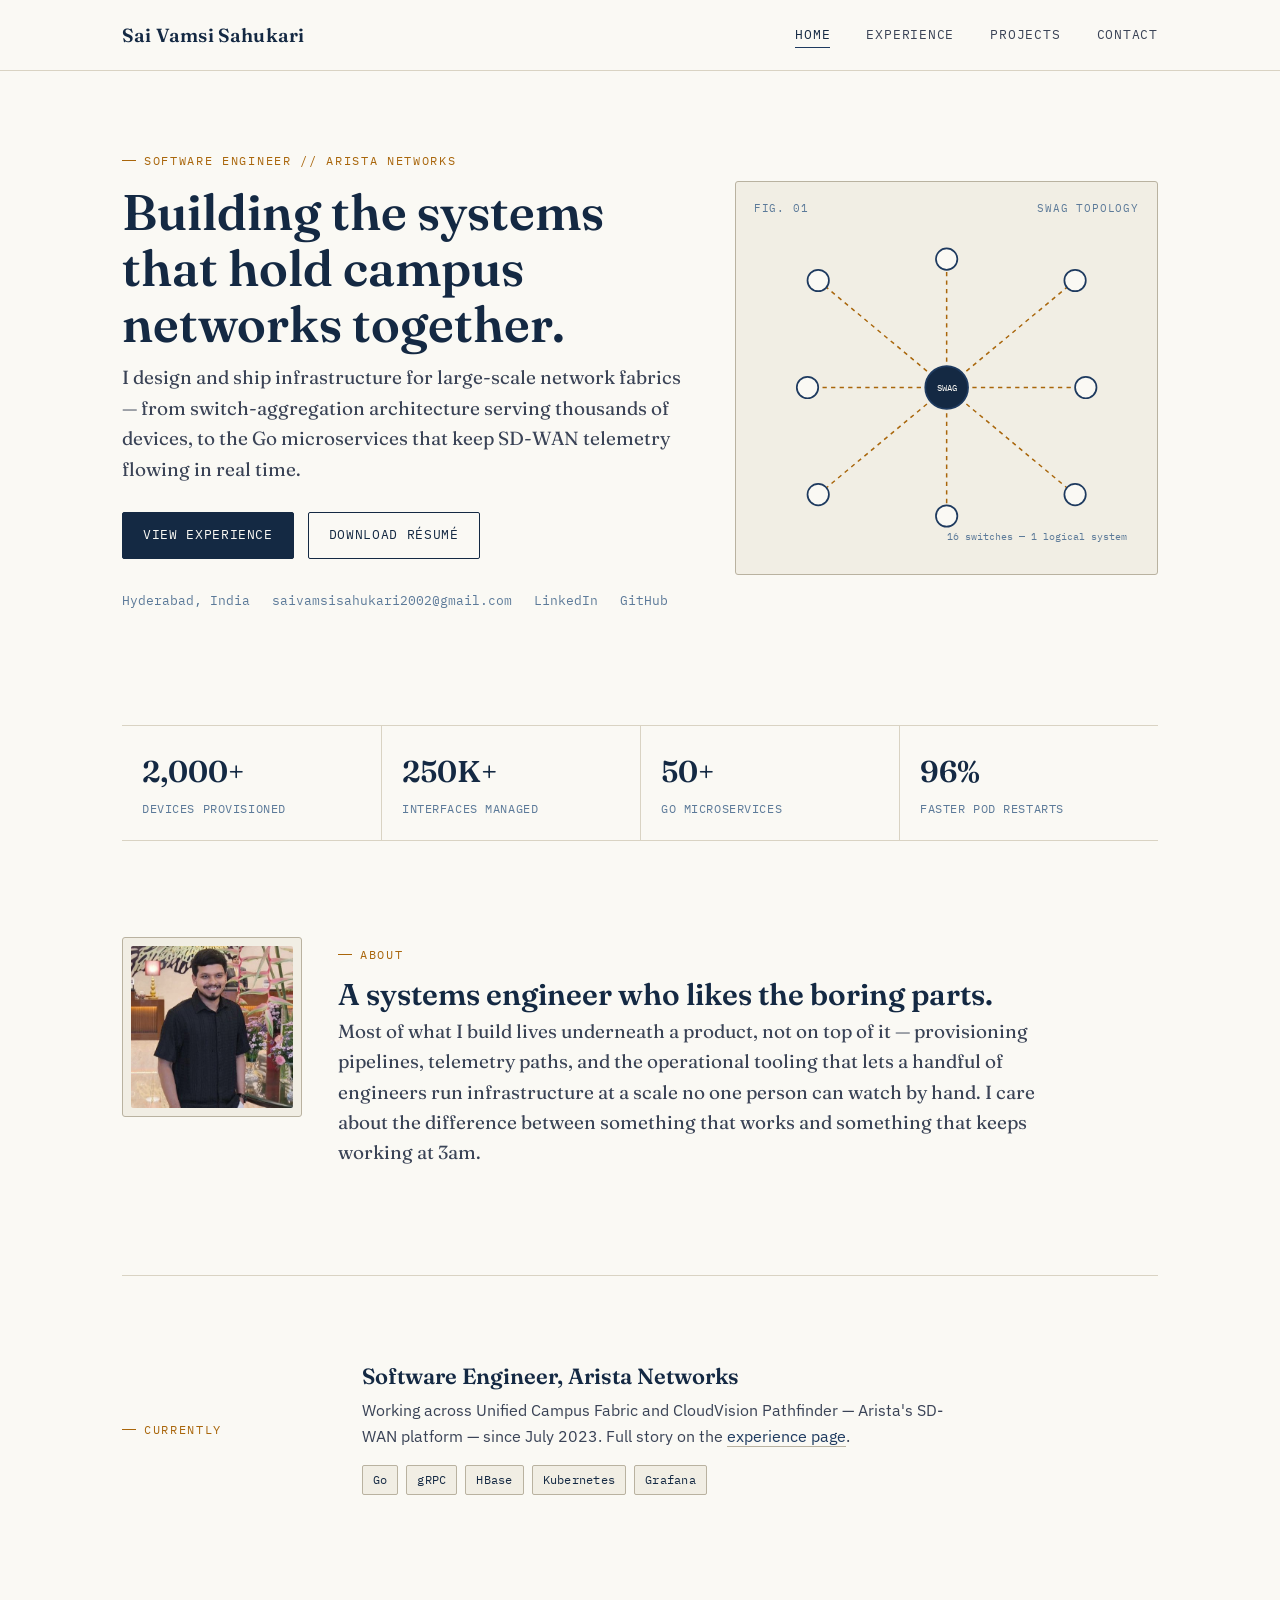
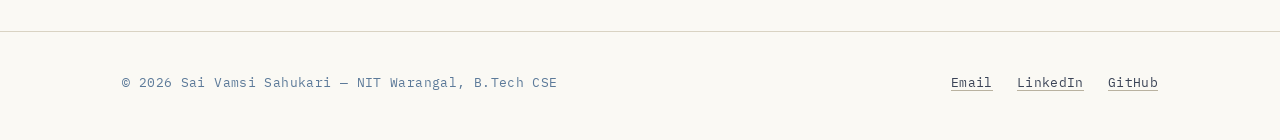
<file: index.html>
<!DOCTYPE html>
<html lang="en">
<head>
<meta charset="UTF-8">
<meta name="viewport" content="width=device-width, initial-scale=1.0">
<title>Sai Vamsi Sahukari — Software Engineer</title>
<meta name="description" content="Portfolio of Sai Vamsi Sahukari, Software Engineer at Arista Networks working on campus fabric architecture and SD-WAN systems.">
<link rel="preconnect" href="https://fonts.googleapis.com">
<link rel="preconnect" href="https://fonts.gstatic.com" crossorigin>
<link href="https://fonts.googleapis.com/css2?family=Fraunces:opsz,wght@9..144,400;9..144,500;9..144,600;9..144,700&family=IBM+Plex+Sans:wght@400;500;600&family=IBM+Plex+Mono:wght@400;500&display=swap" rel="stylesheet">
<link rel="stylesheet" href="styles.css">
</head>
<body>

<header class="site-header">
  <nav class="nav-inner">
    <a href="index.html" class="brand">Sai Vamsi <span class="brand-mark"></span> Sahukari</a>
    <button class="nav-toggle" aria-label="Toggle navigation" aria-expanded="false">
      <span></span><span></span><span></span>
    </button>
    <ul class="nav-links">
      <li><a href="index.html" class="active">Home</a></li>
      <li><a href="experience.html">Experience</a></li>
      <li><a href="projects.html">Projects</a></li>
      <li><a href="contact.html">Contact</a></li>
    </ul>
  </nav>
</header>

<main class="wrap">

  <section class="hero">
    <div class="hero-grid">
      <div>
        <span class="field-label">Software Engineer // Arista Networks</span>
        <h1 class="page-title" style="margin-top:14px;">Building the systems that hold campus networks together.</h1>
        <p class="lede">I design and ship infrastructure for large-scale network fabrics — from switch-aggregation architecture serving thousands of devices, to the Go microservices that keep SD-WAN telemetry flowing in real time.</p>
        <div class="hero-actions">
          <a href="experience.html" class="btn primary">View experience</a>
          <a href="/Vamsi_Resume.pdf" class="btn">Download résumé</a>
        </div>
        <div class="hero-meta">
          <span>Hyderabad, India</span>
          <a href="mailto:saivamsisahukari2002@gmail.com">saivamsisahukari2002@gmail.com</a>
          <a href="https://www.linkedin.com/in/sahukari-sai-vamsi-6238251aa" target="_blank" rel="noopener">LinkedIn</a>
          <a href="https://github.com/Vamsi-1006" target="_blank" rel="noopener">GitHub</a>
        </div>
      </div>

      <div class="diagram-frame">
        <div class="cap"><span>FIG. 01</span><span>SWAG TOPOLOGY</span></div>
        <svg viewBox="0 0 360 300" width="100%" role="img" aria-label="Diagram of switches aggregating into one logical system">
          <defs>
            <style>
              .n { fill: var(--paper); stroke: var(--navy); stroke-width: 1.6; }
              .n-core { fill: var(--navy-deep); }
              .edge { stroke: var(--rule-strong); stroke-width: 1.2; }
              .edge-live { stroke: var(--amber); stroke-width: 1.4; stroke-dasharray: 4 4; animation: dash 6s linear infinite; }
              .lbl { font-family: var(--mono); font-size: 9px; fill: var(--steel); }
              @keyframes dash { to { stroke-dashoffset: -80; } }
              @media (prefers-reduced-motion: reduce) { .edge-live { animation: none; } }
            </style>
          </defs>

          <!-- edges to core -->
          <line class="edge-live" x1="180" y1="150" x2="60" y2="50"/>
          <line class="edge-live" x1="180" y1="150" x2="180" y2="30"/>
          <line class="edge-live" x1="180" y1="150" x2="300" y2="50"/>
          <line class="edge-live" x1="180" y1="150" x2="50" y2="150"/>
          <line class="edge-live" x1="180" y1="150" x2="310" y2="150"/>
          <line class="edge-live" x1="180" y1="150" x2="60" y2="250"/>
          <line class="edge-live" x1="180" y1="150" x2="180" y2="270"/>
          <line class="edge-live" x1="180" y1="150" x2="300" y2="250"/>

          <!-- outer switches -->
          <circle class="n" cx="60" cy="50" r="10"/>
          <circle class="n" cx="180" cy="30" r="10"/>
          <circle class="n" cx="300" cy="50" r="10"/>
          <circle class="n" cx="50" cy="150" r="10"/>
          <circle class="n" cx="310" cy="150" r="10"/>
          <circle class="n" cx="60" cy="250" r="10"/>
          <circle class="n" cx="180" cy="270" r="10"/>
          <circle class="n" cx="300" cy="250" r="10"/>

          <!-- logical core: one system -->
          <circle class="n n-core" cx="180" cy="150" r="20"/>
          <text x="180" y="153" text-anchor="middle" font-family="var(--mono)" font-size="8.5" fill="var(--paper)">SWAG</text>

          <text class="lbl" x="180" y="292">16 switches — 1 logical system</text>
        </svg>
      </div>
    </div>
  </section>

  <div class="stat-strip">
    <div class="stat">
      <div class="num">2,000+</div>
      <div class="label">Devices provisioned</div>
    </div>
    <div class="stat">
      <div class="num">250K+</div>
      <div class="label">Interfaces managed</div>
    </div>
    <div class="stat">
      <div class="num">50+</div>
      <div class="label">Go microservices</div>
    </div>
    <div class="stat">
      <div class="num">96%</div>
      <div class="label">Faster pod restarts</div>
    </div>
  </div>

  <section class="section tight">
    <div class="about-grid">
      <div class="portrait-frame">
        <img src="photo.jpg" alt="Sai Vamsi Sahukari">
      </div>
      <div>
        <span class="field-label">About</span>
        <h2 class="section-title" style="margin-top:14px;">A systems engineer who likes the boring parts.</h2>
        <p class="lede">Most of what I build lives underneath a product, not on top of it — provisioning pipelines, telemetry paths, and the operational tooling that lets a handful of engineers run infrastructure at a scale no one person can watch by hand. I care about the difference between something that works and something that keeps working at 3am.</p>
      </div>
    </div>
  </section>

  <hr class="hairline">

  <section class="section tight">
    <div class="two-col">
      <span class="field-label">Currently</span>
      <div>
        <h3 style="font-size:22px; margin-bottom:10px;">Software Engineer, Arista Networks</h3>
        <p style="color:var(--ink-soft); max-width:60ch;">Working across Unified Campus Fabric and CloudVision Pathfinder — Arista's SD-WAN platform — since July 2023. Full story on the <a href="experience.html" style="color:var(--navy); border-bottom:1px solid var(--rule-strong); text-decoration:none;">experience page</a>.</p>
        <div class="tag-row">
          <span class="tag">Go</span>
          <span class="tag">gRPC</span>
          <span class="tag">HBase</span>
          <span class="tag">Kubernetes</span>
          <span class="tag">Grafana</span>
        </div>
      </div>
    </div>
  </section>

</main>

<footer class="site-footer">
  <div class="wrap footer-inner">
    <span>© 2026 Sai Vamsi Sahukari — NIT Warangal, B.Tech CSE</span>
    <ul class="footer-links">
      <li><a href="mailto:saivamsisahukari2002@gmail.com">Email</a></li>
      <li><a href="https://www.linkedin.com/in/sahukari-sai-vamsi-6238251aa" target="_blank" rel="noopener">LinkedIn</a></li>
      <li><a href="https://github.com/Vamsi-1006" target="_blank" rel="noopener">GitHub</a></li>
    </ul>
  </div>
</footer>

<script src="nav.js"></script>
</body>
</html>
</file>
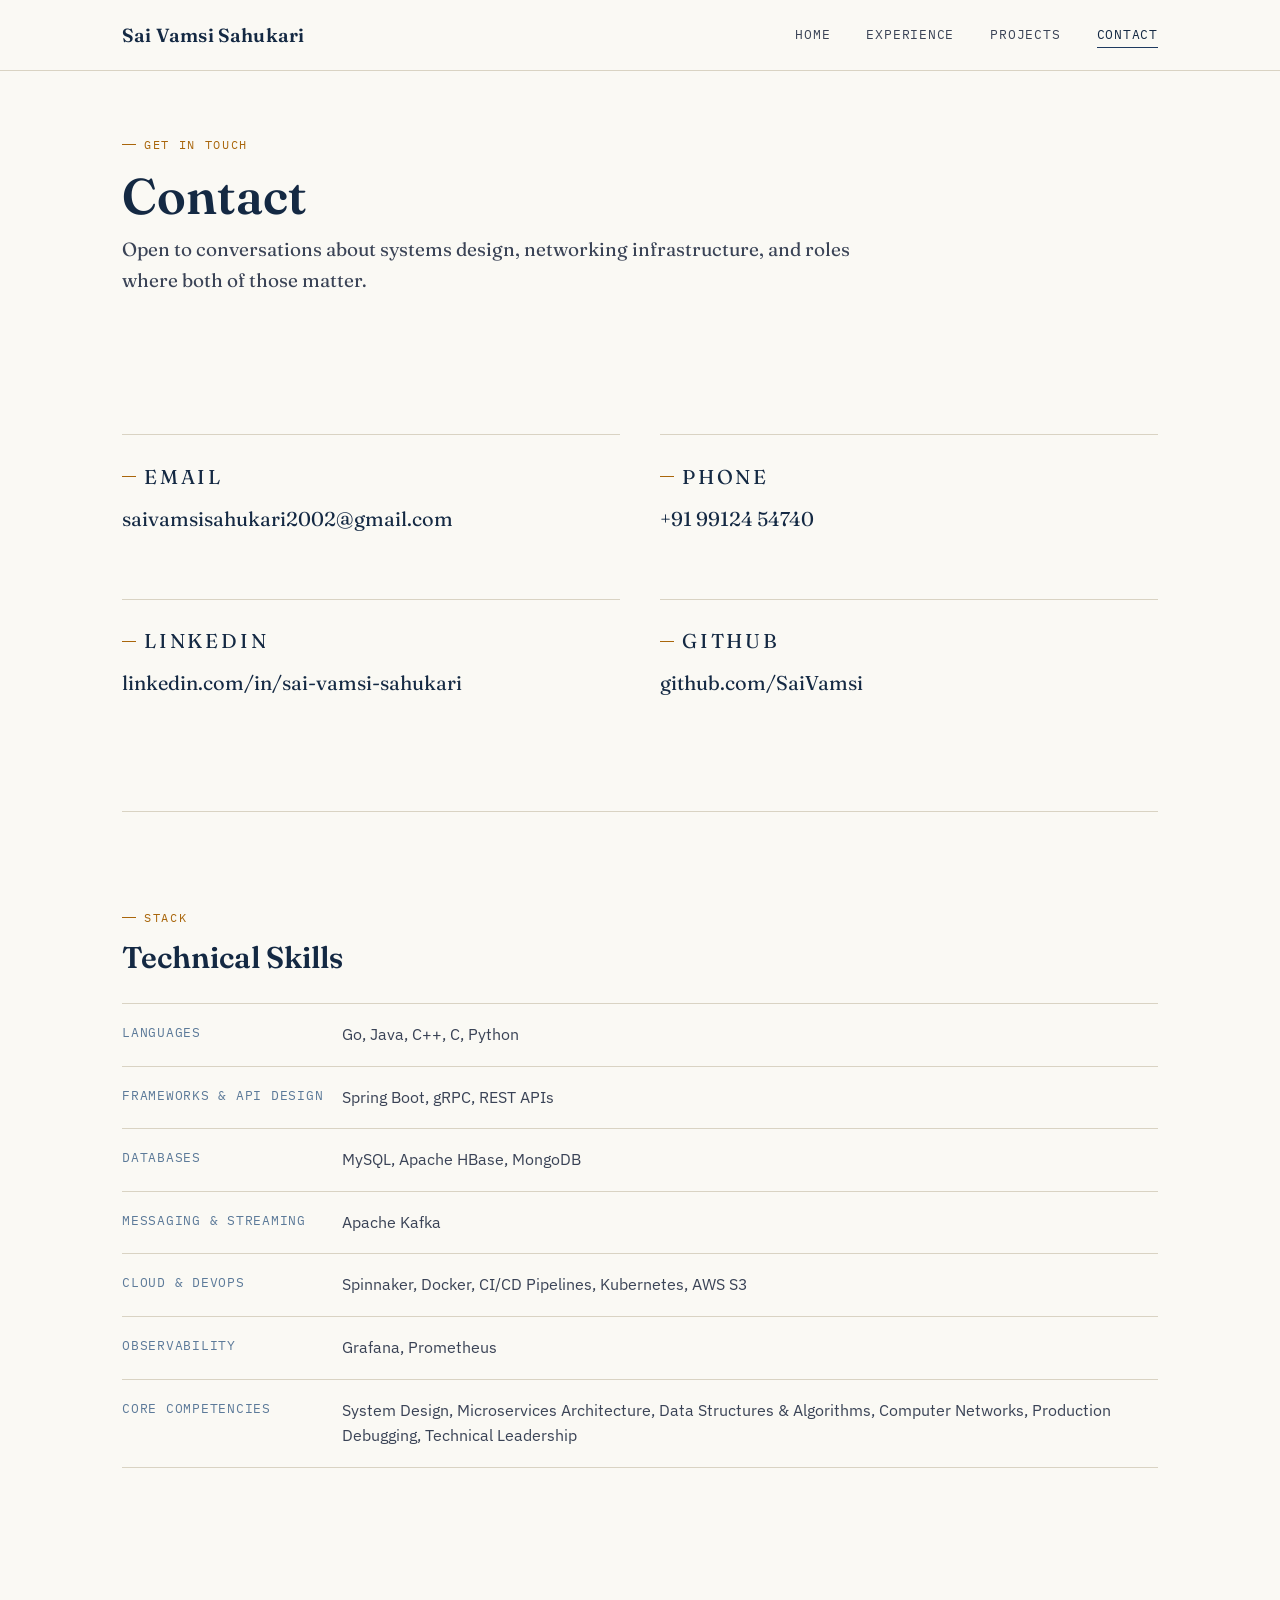
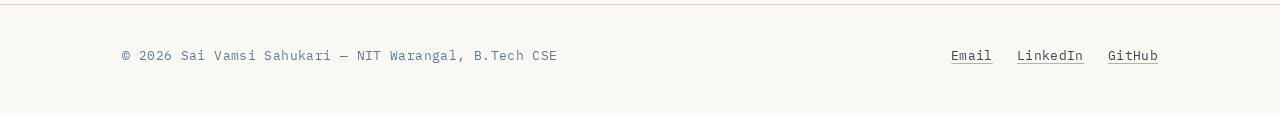
<file: contact.html>
<!DOCTYPE html>
<html lang="en">
<head>
<meta charset="UTF-8">
<meta name="viewport" content="width=device-width, initial-scale=1.0">
<title>Contact — Sai Vamsi Sahukari</title>
<link rel="preconnect" href="https://fonts.googleapis.com">
<link rel="preconnect" href="https://fonts.gstatic.com" crossorigin>
<link href="https://fonts.googleapis.com/css2?family=Fraunces:opsz,wght@9..144,400;9..144,500;9..144,600;9..144,700&family=IBM+Plex+Sans:wght@400;500;600&family=IBM+Plex+Mono:wght@400;500&display=swap" rel="stylesheet">
<link rel="stylesheet" href="styles.css">
</head>
<body>

<header class="site-header">
  <nav class="nav-inner">
    <a href="index.html" class="brand">Sai Vamsi <span class="brand-mark"></span> Sahukari</a>
    <button class="nav-toggle" aria-label="Toggle navigation" aria-expanded="false">
      <span></span><span></span><span></span>
    </button>
    <ul class="nav-links">
      <li><a href="index.html">Home</a></li>
      <li><a href="experience.html">Experience</a></li>
      <li><a href="projects.html">Projects</a></li>
      <li><a href="contact.html" class="active">Contact</a></li>
    </ul>
  </nav>
</header>

<main class="wrap">

  <section class="section tight" style="padding-top:56px;">
    <span class="field-label">Get in touch</span>
    <h1 class="page-title" style="margin-top:14px;">Contact</h1>
    <p class="lede">Open to conversations about systems design, networking infrastructure, and roles where both of those matter.</p>
  </section>

  <section class="section tight">
    <div class="contact-grid">
      <div class="contact-item">
        <span class="field-label">Email</span><br>
        <a href="mailto:saivamsisahukari2002@gmail.com">saivamsisahukari2002@gmail.com</a>
      </div>
      <div class="contact-item">
        <span class="field-label">Phone</span><br>
        <span>+91 99124 54740</span>
      </div>
      <div class="contact-item">
        <span class="field-label">LinkedIn</span><br>
        <a href="https://www.linkedin.com/in/sahukari-sai-vamsi-6238251aa" target="_blank" rel="noopener">linkedin.com/in/sai-vamsi-sahukari</a>
      </div>
      <div class="contact-item">
        <span class="field-label">GitHub</span><br>
        <a href="https://github.com/Vamsi-1006" target="_blank" rel="noopener">github.com/SaiVamsi</a>
      </div>
    </div>
  </section>

  <hr class="hairline">

  <section class="section tight">
    <span class="field-label">Stack</span>
    <h2 class="section-title" style="margin-top:14px; margin-bottom:28px;">Technical Skills</h2>

    <div class="skill-table">
      <div class="skill-row">
        <div class="k">Languages</div>
        <div class="v">Go, Java, C++, C, Python</div>
      </div>
      <div class="skill-row">
        <div class="k">Frameworks &amp; API Design</div>
        <div class="v">Spring Boot, gRPC, REST APIs</div>
      </div>
      <div class="skill-row">
        <div class="k">Databases</div>
        <div class="v">MySQL, Apache HBase, MongoDB</div>
      </div>
      <div class="skill-row">
        <div class="k">Messaging &amp; Streaming</div>
        <div class="v">Apache Kafka</div>
      </div>
      <div class="skill-row">
        <div class="k">Cloud &amp; DevOps</div>
        <div class="v">Spinnaker, Docker, CI/CD Pipelines, Kubernetes, AWS S3</div>
      </div>
      <div class="skill-row">
        <div class="k">Observability</div>
        <div class="v">Grafana, Prometheus</div>
      </div>
      <div class="skill-row">
        <div class="k">Core Competencies</div>
        <div class="v">System Design, Microservices Architecture, Data Structures &amp; Algorithms, Computer Networks, Production Debugging, Technical Leadership</div>
      </div>
    </div>
  </section>

</main>

<footer class="site-footer">
  <div class="wrap footer-inner">
    <span>© 2026 Sai Vamsi Sahukari — NIT Warangal, B.Tech CSE</span>
    <ul class="footer-links">
      <li><a href="mailto:saivamsisahukari2002@gmail.com">Email</a></li>
      <li><a href="https://linkedin.com/in/sai-vamsi-sahukari" target="_blank" rel="noopener">LinkedIn</a></li>
      <li><a href="https://github.com/SaiVamsi" target="_blank" rel="noopener">GitHub</a></li>
    </ul>
  </div>
</footer>

<script src="nav.js"></script>
</body>
</html>
</file>
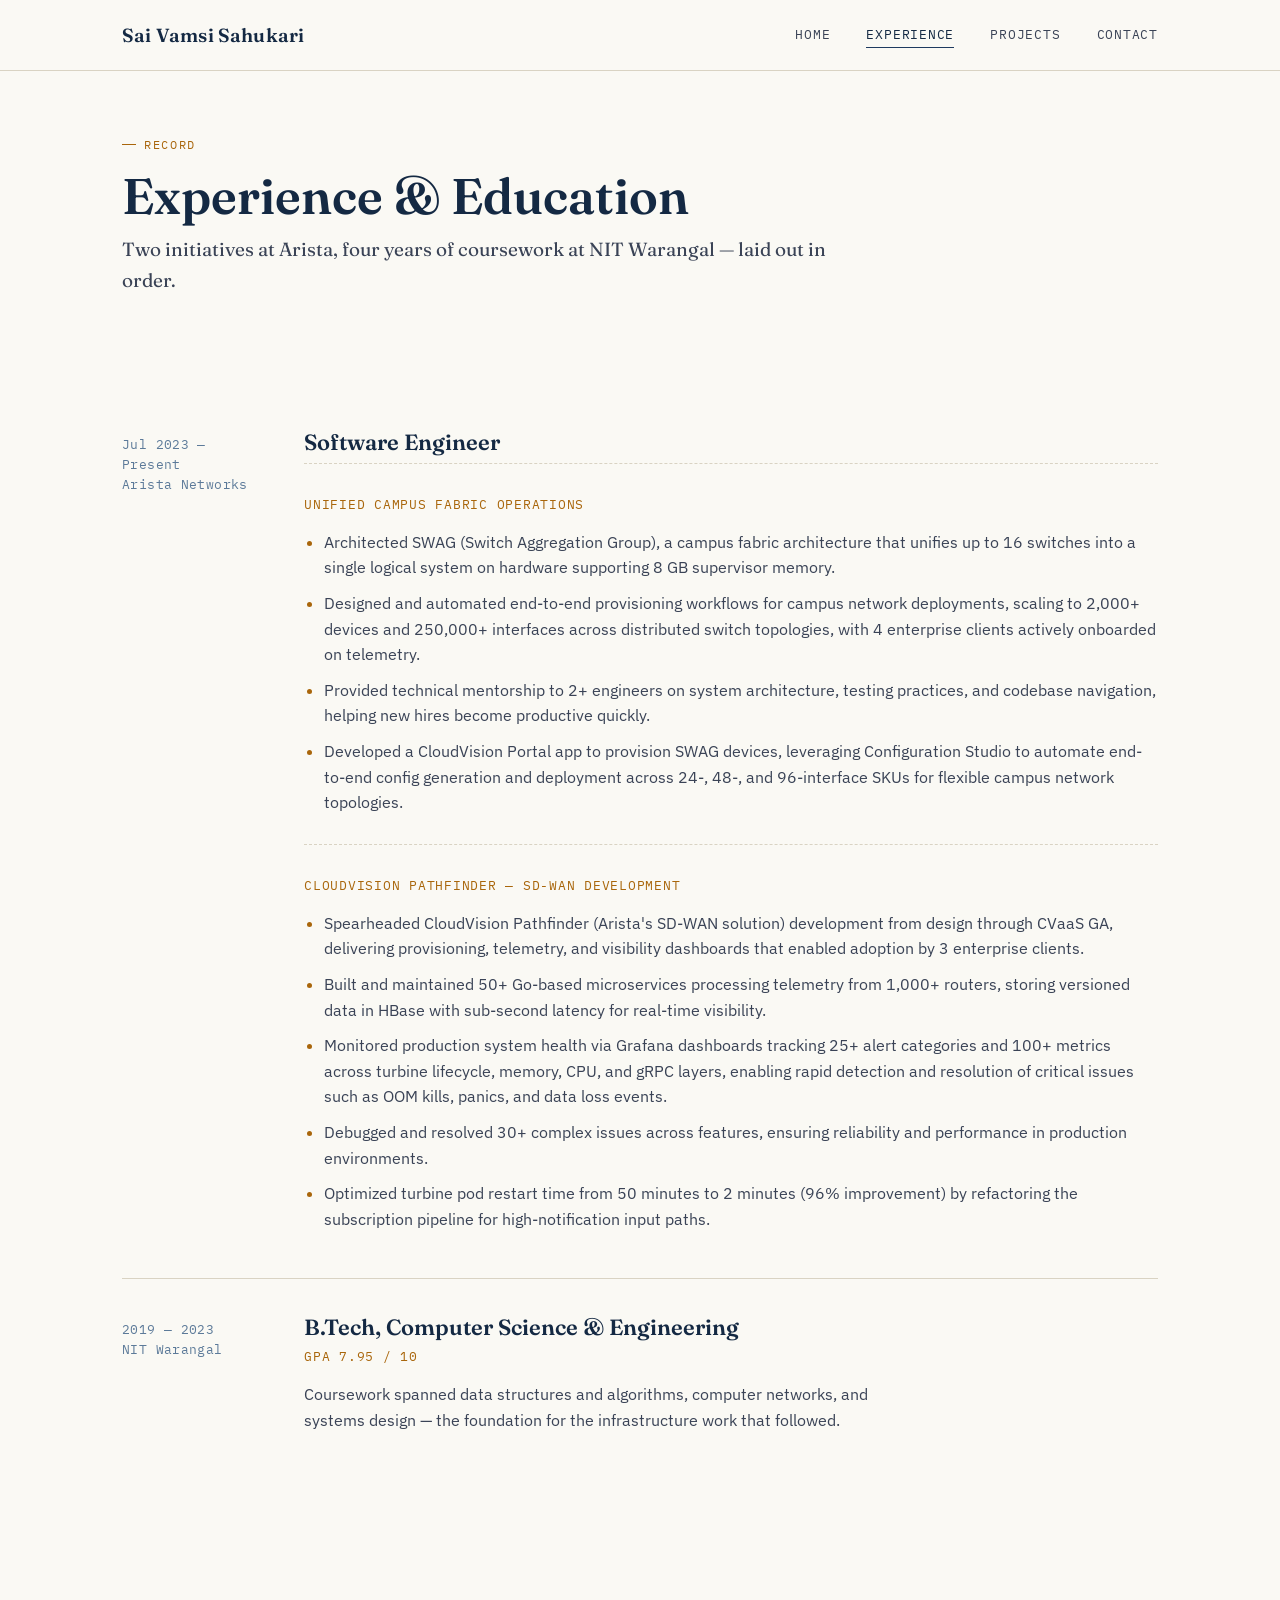
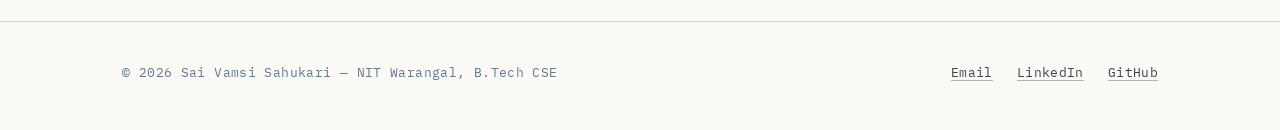
<file: experience.html>
<!DOCTYPE html>
<html lang="en">
<head>
<meta charset="UTF-8">
<meta name="viewport" content="width=device-width, initial-scale=1.0">
<title>Experience — Sai Vamsi Sahukari</title>
<link rel="preconnect" href="https://fonts.googleapis.com">
<link rel="preconnect" href="https://fonts.gstatic.com" crossorigin>
<link href="https://fonts.googleapis.com/css2?family=Fraunces:opsz,wght@9..144,400;9..144,500;9..144,600;9..144,700&family=IBM+Plex+Sans:wght@400;500;600&family=IBM+Plex+Mono:wght@400;500&display=swap" rel="stylesheet">
<link rel="stylesheet" href="styles.css">
</head>
<body>

<header class="site-header">
  <nav class="nav-inner">
    <a href="index.html" class="brand">Sai Vamsi <span class="brand-mark"></span> Sahukari</a>
    <button class="nav-toggle" aria-label="Toggle navigation" aria-expanded="false">
      <span></span><span></span><span></span>
    </button>
    <ul class="nav-links">
      <li><a href="index.html">Home</a></li>
      <li><a href="experience.html" class="active">Experience</a></li>
      <li><a href="projects.html">Projects</a></li>
      <li><a href="contact.html">Contact</a></li>
    </ul>
  </nav>
</header>

<main class="wrap">

  <section class="section tight" style="padding-top:56px;">
    <span class="field-label">Record</span>
    <h1 class="page-title" style="margin-top:14px;">Experience &amp; Education</h1>
    <p class="lede">Two initiatives at Arista, four years of coursework at NIT Warangal — laid out in order.</p>
  </section>

  <section class="section tight">
    <div class="entry">
      <div class="when">Jul 2023 — Present<br>Arista Networks</div>
      <div>
        <h3>Software Engineer</h3>

        <div class="subentry">
          <div class="role-sub">Unified Campus Fabric Operations</div>
          <ul>
            <li>Architected SWAG (Switch Aggregation Group), a campus fabric architecture that unifies up to 16 switches into a single logical system on hardware supporting 8 GB supervisor memory.</li>
            <li>Designed and automated end-to-end provisioning workflows for campus network deployments, scaling to 2,000+ devices and 250,000+ interfaces across distributed switch topologies, with 4 enterprise clients actively onboarded on telemetry.</li>
            <li>Provided technical mentorship to 2+ engineers on system architecture, testing practices, and codebase navigation, helping new hires become productive quickly.</li>
            <li>Developed a CloudVision Portal app to provision SWAG devices, leveraging Configuration Studio to automate end-to-end config generation and deployment across 24-, 48-, and 96-interface SKUs for flexible campus network topologies.</li>
          </ul>
        </div>

        <div class="subentry">
          <div class="role-sub">CloudVision Pathfinder — SD-WAN Development</div>
          <ul>
            <li>Spearheaded CloudVision Pathfinder (Arista's SD-WAN solution) development from design through CVaaS GA, delivering provisioning, telemetry, and visibility dashboards that enabled adoption by 3 enterprise clients.</li>
            <li>Built and maintained 50+ Go-based microservices processing telemetry from 1,000+ routers, storing versioned data in HBase with sub-second latency for real-time visibility.</li>
            <li>Monitored production system health via Grafana dashboards tracking 25+ alert categories and 100+ metrics across turbine lifecycle, memory, CPU, and gRPC layers, enabling rapid detection and resolution of critical issues such as OOM kills, panics, and data loss events.</li>
            <li>Debugged and resolved 30+ complex issues across features, ensuring reliability and performance in production environments.</li>
            <li>Optimized turbine pod restart time from 50 minutes to 2 minutes (96% improvement) by refactoring the subscription pipeline for high-notification input paths.</li>
          </ul>
        </div>
      </div>
    </div>

    <div class="entry">
      <div class="when">2019 — 2023<br>NIT Warangal</div>
      <div>
        <h3>B.Tech, Computer Science &amp; Engineering</h3>
        <div class="role-sub">GPA 7.95 / 10</div>
        <p style="color:var(--ink-soft); max-width:60ch;">Coursework spanned data structures and algorithms, computer networks, and systems design — the foundation for the infrastructure work that followed.</p>
      </div>
    </div>
  </section>

</main>

<footer class="site-footer">
  <div class="wrap footer-inner">
    <span>© 2026 Sai Vamsi Sahukari — NIT Warangal, B.Tech CSE</span>
    <ul class="footer-links">
      <li><a href="mailto:saivamsisahukari2002@gmail.com">Email</a></li>
      <li><a href="https://linkedin.com/in/sai-vamsi-sahukari" target="_blank" rel="noopener">LinkedIn</a></li>
      <li><a href="https://github.com/SaiVamsi" target="_blank" rel="noopener">GitHub</a></li>
    </ul>
  </div>
</footer>

<script src="nav.js"></script>
</body>
</html>
</file>
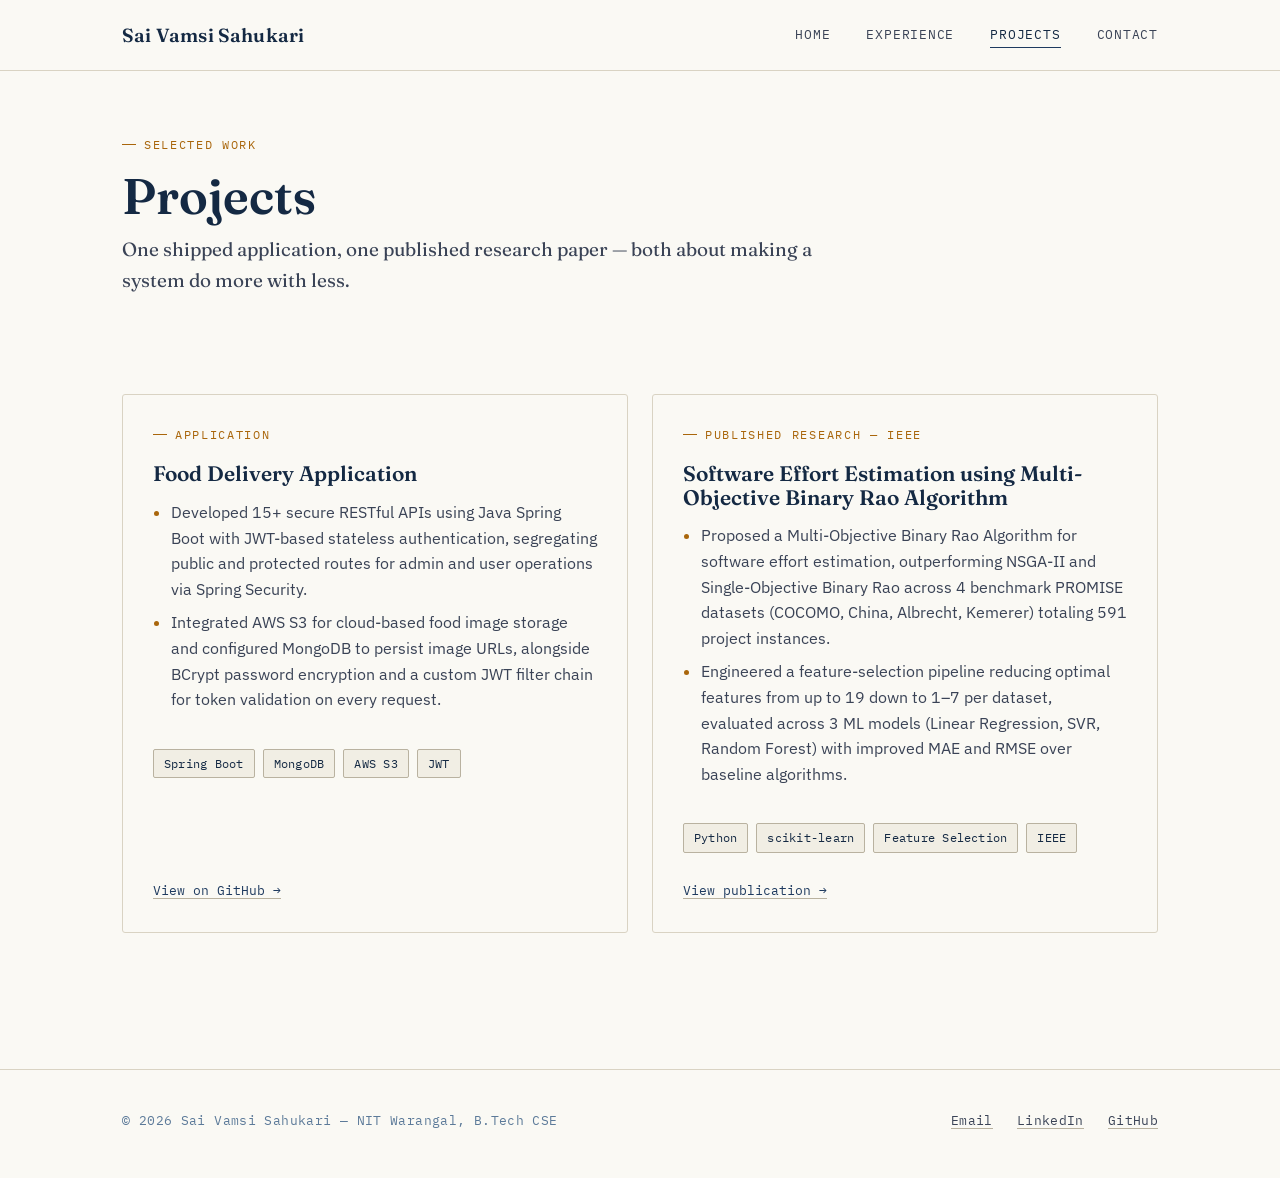
<file: projects.html>
<!DOCTYPE html>
<html lang="en">
<head>
<meta charset="UTF-8">
<meta name="viewport" content="width=device-width, initial-scale=1.0">
<title>Projects — Sai Vamsi Sahukari</title>
<link rel="preconnect" href="https://fonts.googleapis.com">
<link rel="preconnect" href="https://fonts.gstatic.com" crossorigin>
<link href="https://fonts.googleapis.com/css2?family=Fraunces:opsz,wght@9..144,400;9..144,500;9..144,600;9..144,700&family=IBM+Plex+Sans:wght@400;500;600&family=IBM+Plex+Mono:wght@400;500&display=swap" rel="stylesheet">
<link rel="stylesheet" href="styles.css">
</head>
<body>

<header class="site-header">
  <nav class="nav-inner">
    <a href="index.html" class="brand">Sai Vamsi <span class="brand-mark"></span> Sahukari</a>
    <button class="nav-toggle" aria-label="Toggle navigation" aria-expanded="false">
      <span></span><span></span><span></span>
    </button>
    <ul class="nav-links">
      <li><a href="index.html">Home</a></li>
      <li><a href="experience.html">Experience</a></li>
      <li><a href="projects.html" class="active">Projects</a></li>
      <li><a href="contact.html">Contact</a></li>
    </ul>
  </nav>
</header>

<main class="wrap">

  <section class="section tight" style="padding-top:56px;">
    <span class="field-label">Selected Work</span>
    <h1 class="page-title" style="margin-top:14px;">Projects</h1>
    <p class="lede">One shipped application, one published research paper — both about making a system do more with less.</p>
  </section>

  <section class="section tight">
    <div class="project-grid">

      <div class="project-card">
        <span class="field-label">Application</span>
        <h3>Food Delivery Application</h3>
        <ul>
          <li>Developed 15+ secure RESTful APIs using Java Spring Boot with JWT-based stateless authentication, segregating public and protected routes for admin and user operations via Spring Security.</li>
          <li>Integrated AWS S3 for cloud-based food image storage and configured MongoDB to persist image URLs, alongside BCrypt password encryption and a custom JWT filter chain for token validation on every request.</li>
        </ul>
        <div class="tag-row">
          <span class="tag">Spring Boot</span>
          <span class="tag">MongoDB</span>
          <span class="tag">AWS S3</span>
          <span class="tag">JWT</span>
        </div>
        <div class="links">
          <a href="https://github.com/Vamsi-1006/food-delivery-application" target="_blank" rel="noopener">View on GitHub →</a>
        </div>
      </div>

      <div class="project-card">
        <span class="field-label">Published Research — IEEE</span>
        <h3>Software Effort Estimation using Multi-Objective Binary Rao Algorithm</h3>
        <ul>
          <li>Proposed a Multi-Objective Binary Rao Algorithm for software effort estimation, outperforming NSGA-II and Single-Objective Binary Rao across 4 benchmark PROMISE datasets (COCOMO, China, Albrecht, Kemerer) totaling 591 project instances.</li>
          <li>Engineered a feature-selection pipeline reducing optimal features from up to 19 down to 1–7 per dataset, evaluated across 3 ML models (Linear Regression, SVR, Random Forest) with improved MAE and RMSE over baseline algorithms.</li>
        </ul>
        <div class="tag-row">
          <span class="tag">Python</span>
          <span class="tag">scikit-learn</span>
          <span class="tag">Feature Selection</span>
          <span class="tag">IEEE</span>
        </div>
        <div class="links">
          <a href="https://ieeexplore.ieee.org/document/10306756" target="_blank" rel="noopener">View publication →</a>
        </div>
      </div>

    </div>
  </section>

</main>

<footer class="site-footer">
  <div class="wrap footer-inner">
    <span>© 2026 Sai Vamsi Sahukari — NIT Warangal, B.Tech CSE</span>
    <ul class="footer-links">
      <li><a href="mailto:saivamsisahukari2002@gmail.com">Email</a></li>
      <li><a href="https://www.linkedin.com/in/sahukari-sai-vamsi-6238251aa" target="_blank" rel="noopener">LinkedIn</a></li>
      <li><a href="https://github.com/Vamsi-1006" target="_blank" rel="noopener">GitHub</a></li>
    </ul>
  </div>
</footer>

<script src="nav.js"></script>
</body>
</html>
</file>
<file: styles.css>
/* ============================================================
   SAI VAMSI SAHUKARI — PORTFOLIO
   Design language: engineering datasheet meets classic professional.
   Paper ground, navy ink, amber signal accent, hairline structure.
   ============================================================ */

:root {
  --paper: #FAF9F4;
  --paper-alt: #F1EEE4;
  --ink: #1A2333;
  --ink-soft: #3A4356;
  --navy: #1E3A5F;
  --navy-deep: #142943;
  --steel: #5C7A99;
  --amber: #A9660B;
  --amber-soft: #C98A2C;
  --rule: #D9D3C3;
  --rule-strong: #B9B2A0;

  --serif: "Fraunces", Georgia, "Times New Roman", serif;
  --sans: "IBM Plex Sans", "Segoe UI", Arial, sans-serif;
  --mono: "IBM Plex Mono", "SFMono-Regular", Consolas, monospace;

  --max-w: 1100px;
}

* { box-sizing: border-box; }

html {
  scroll-behavior: smooth;
}

@media (prefers-reduced-motion: reduce) {
  html { scroll-behavior: auto; }
  * { animation-duration: 0.001ms !important; animation-iteration-count: 1 !important; transition-duration: 0.001ms !important; }
}

body {
  margin: 0;
  background: var(--paper);
  color: var(--ink);
  font-family: var(--sans);
  font-size: 16px;
  line-height: 1.6;
  -webkit-font-smoothing: antialiased;
}

a {
  color: inherit;
}

img { max-width: 100%; display: block; }

.wrap {
  max-width: var(--max-w);
  margin: 0 auto;
  padding: 0 32px;
}

/* ---------- Field labels (spec-sheet eyebrows) ---------- */
.field-label {
  font-family: var(--mono);
  font-size: 12px;
  letter-spacing: 0.14em;
  text-transform: uppercase;
  color: var(--amber);
  display: inline-flex;
  align-items: center;
  gap: 8px;
}
.field-label::before {
  content: "";
  width: 14px;
  height: 1px;
  background: var(--amber);
  display: inline-block;
}

/* ---------- Header / Nav ---------- */
.site-header {
  border-bottom: 1px solid var(--rule);
  background: var(--paper);
  position: sticky;
  top: 0;
  z-index: 50;
}

.nav-inner {
  max-width: var(--max-w);
  margin: 0 auto;
  padding: 20px 32px;
  display: flex;
  align-items: center;
  justify-content: space-between;
}

.brand {
  font-family: var(--serif);
  font-weight: 600;
  font-size: 19px;
  color: var(--navy-deep);
  text-decoration: none;
  letter-spacing: 0.01em;
}
.brand .brand-mark {
  color: var(--amber);
}

.nav-links {
  display: flex;
  gap: 36px;
  list-style: none;
  margin: 0;
  padding: 0;
  font-family: var(--mono);
  font-size: 13px;
  letter-spacing: 0.06em;
  text-transform: uppercase;
}

.nav-links a {
  text-decoration: none;
  color: var(--ink-soft);
  padding-bottom: 4px;
  border-bottom: 1px solid transparent;
  transition: color 0.15s ease, border-color 0.15s ease;
}
.nav-links a:hover,
.nav-links a:focus-visible {
  color: var(--navy-deep);
  border-bottom-color: var(--amber);
}
.nav-links a.active {
  color: var(--navy-deep);
  border-bottom-color: var(--navy);
}

.nav-toggle {
  display: none;
  background: none;
  border: 1px solid var(--rule-strong);
  border-radius: 3px;
  width: 38px;
  height: 34px;
  cursor: pointer;
  flex-direction: column;
  align-items: center;
  justify-content: center;
  gap: 4px;
}
.nav-toggle span {
  width: 18px;
  height: 1.5px;
  background: var(--ink);
  display: block;
}

/* ---------- Footer ---------- */
.site-footer {
  border-top: 1px solid var(--rule);
  margin-top: 96px;
  padding: 40px 0 48px;
}
.footer-inner {
  display: flex;
  flex-wrap: wrap;
  gap: 20px;
  justify-content: space-between;
  align-items: center;
  font-family: var(--mono);
  font-size: 12.5px;
  color: var(--steel);
  letter-spacing: 0.03em;
}
.footer-links {
  display: flex;
  gap: 24px;
  list-style: none;
  padding: 0;
  margin: 0;
}
.footer-links a {
  text-decoration: none;
  color: var(--ink-soft);
  border-bottom: 1px solid var(--rule-strong);
}
.footer-links a:hover { color: var(--navy); border-color: var(--navy); }

/* ---------- Typography ---------- */
h1, h2, h3 {
  font-family: var(--serif);
  color: var(--navy-deep);
  margin: 0;
  line-height: 1.12;
  font-weight: 600;
}

.page-title {
  font-size: clamp(34px, 5vw, 50px);
  margin-bottom: 10px;
}

.section-title {
  font-size: clamp(24px, 3vw, 30px);
  margin-bottom: 4px;
}

.lede {
  font-family: var(--serif);
  font-size: 19px;
  color: var(--ink-soft);
  font-weight: 400;
  max-width: 62ch;
}

p { margin: 0 0 1em; }

.hairline {
  border: none;
  border-top: 1px solid var(--rule);
  margin: 48px 0;
}

/* ---------- Buttons ---------- */
.btn {
  display: inline-flex;
  align-items: center;
  gap: 10px;
  font-family: var(--mono);
  font-size: 13px;
  letter-spacing: 0.05em;
  text-transform: uppercase;
  text-decoration: none;
  padding: 12px 20px;
  border: 1px solid var(--navy-deep);
  color: var(--navy-deep);
  border-radius: 2px;
  background: transparent;
  transition: background 0.15s ease, color 0.15s ease;
}
.btn:hover, .btn:focus-visible {
  background: var(--navy-deep);
  color: var(--paper);
}
.btn.primary {
  background: var(--navy-deep);
  color: var(--paper);
}
.btn.primary:hover {
  background: var(--amber);
  border-color: var(--amber);
  color: var(--paper);
}

/* ---------- Hero ---------- */
.hero {
  padding: 72px 0 56px;
  position: relative;
}
.hero-grid {
  display: grid;
  grid-template-columns: 1.15fr 0.85fr;
  gap: 40px;
  align-items: center;
}
.hero-actions {
  display: flex;
  gap: 14px;
  margin-top: 28px;
  flex-wrap: wrap;
}
.hero-meta {
  margin-top: 32px;
  font-family: var(--mono);
  font-size: 13px;
  color: var(--steel);
  display: flex;
  gap: 22px;
  flex-wrap: wrap;
}
.hero-meta a { text-decoration: none; color: var(--steel); border-bottom: 1px solid transparent; }
.hero-meta a:hover { color: var(--navy); border-color: var(--navy); }

.diagram-frame {
  border: 1px solid var(--rule-strong);
  background: var(--paper-alt);
  border-radius: 3px;
  padding: 18px;
  position: relative;
}
.diagram-frame .cap {
  font-family: var(--mono);
  font-size: 10.5px;
  letter-spacing: 0.08em;
  text-transform: uppercase;
  color: var(--steel);
  display: flex;
  justify-content: space-between;
  margin-bottom: 10px;
}

/* ---------- Stat strip ---------- */
.stat-strip {
  display: grid;
  grid-template-columns: repeat(4, 1fr);
  border-top: 1px solid var(--rule);
  border-bottom: 1px solid var(--rule);
  margin: 56px 0;
}
.stat {
  padding: 22px 20px;
  border-left: 1px solid var(--rule);
}
.stat:first-child { border-left: none; }
.stat .num {
  font-family: var(--serif);
  font-size: 30px;
  color: var(--navy-deep);
  font-weight: 600;
}
.stat .label {
  font-family: var(--mono);
  font-size: 11.5px;
  color: var(--steel);
  text-transform: uppercase;
  letter-spacing: 0.05em;
  margin-top: 4px;
}

/* ---------- Cards / sections ---------- */
.section {
  padding: 64px 0;
}
.section.tight { padding: 40px 0; }

.two-col {
  display: grid;
  grid-template-columns: 200px 1fr;
  gap: 40px;
}

.about-grid {
  display: grid;
  grid-template-columns: 180px 1fr;
  gap: 36px;
  align-items: start;
}

.portrait-frame {
  border: 1px solid var(--rule-strong);
  background: var(--paper-alt);
  border-radius: 3px;
  padding: 8px;
}
.portrait-frame img {
  width: 100%;
  aspect-ratio: 1 / 1;
  object-fit: cover;
  border-radius: 2px;
  filter: grayscale(15%);
}

@media (max-width: 700px) {
  .about-grid { grid-template-columns: 1fr; }
  .portrait-frame { max-width: 200px; }
}

.card {
  border: 1px solid var(--rule);
  border-radius: 3px;
  padding: 28px 30px;
  background: var(--paper);
}

.tag-row {
  display: flex;
  flex-wrap: wrap;
  gap: 8px;
  margin-top: 14px;
}
.tag {
  font-family: var(--mono);
  font-size: 12px;
  letter-spacing: 0.02em;
  color: var(--navy-deep);
  background: var(--paper-alt);
  border: 1px solid var(--rule-strong);
  padding: 4px 10px;
  border-radius: 2px;
}

/* ---------- Timeline (Experience) ---------- */
.entry {
  display: grid;
  grid-template-columns: 150px 1fr;
  gap: 32px;
  padding: 36px 0;
  border-top: 1px solid var(--rule);
}
.entry:first-child { border-top: none; }
.entry .when {
  font-family: var(--mono);
  font-size: 12.5px;
  color: var(--steel);
  letter-spacing: 0.03em;
  padding-top: 4px;
}
.entry h3 { font-size: 22px; }
.entry .role-sub {
  font-family: var(--mono);
  font-size: 12.5px;
  color: var(--amber);
  text-transform: uppercase;
  letter-spacing: 0.06em;
  margin: 6px 0 16px;
}
.entry ul {
  margin: 0;
  padding-left: 20px;
}
.entry li {
  margin-bottom: 10px;
  color: var(--ink-soft);
}
.entry li::marker {
  color: var(--amber);
}

/* subgroup within an entry (e.g. two initiatives at one company) */
.subentry {
  margin-top: 28px;
  padding-top: 24px;
  border-top: 1px dashed var(--rule);
}
.subentry:first-of-type { margin-top: 8px; }

/* ---------- Projects grid ---------- */
.project-grid {
  display: grid;
  grid-template-columns: 1fr 1fr;
  gap: 24px;
}
.project-card {
  border: 1px solid var(--rule);
  border-radius: 3px;
  padding: 30px;
  display: flex;
  flex-direction: column;
  gap: 14px;
}
.project-card .field-label { margin-bottom: 4px; }
.project-card h3 { font-size: 21px; }
.project-card ul { margin: 0; padding-left: 18px; color: var(--ink-soft); }
.project-card li { margin-bottom: 8px; }
.project-card li::marker { color: var(--amber); }
.project-card .links {
  margin-top: auto;
  padding-top: 10px;
}
.project-card .links a {
  font-family: var(--mono);
  font-size: 12.5px;
  text-decoration: none;
  color: var(--navy);
  border-bottom: 1px solid var(--rule-strong);
}
.project-card .links a:hover { border-color: var(--navy); }

/* ---------- Skills page ---------- */
.skill-table {
  display: grid;
  grid-template-columns: 220px 1fr;
  border-top: 1px solid var(--rule);
}
.skill-row {
  display: contents;
}
.skill-row .k {
  font-family: var(--mono);
  font-size: 12.5px;
  text-transform: uppercase;
  letter-spacing: 0.06em;
  color: var(--steel);
  padding: 18px 0;
  border-bottom: 1px solid var(--rule);
}
.skill-row .v {
  padding: 18px 0;
  border-bottom: 1px solid var(--rule);
  color: var(--ink-soft);
}

/* ---------- Contact page ---------- */
.contact-grid {
  display: grid;
  grid-template-columns: 1fr 1fr;
  gap: 40px;
  margin-top: 40px;
}
.contact-item {
  padding: 24px 0;
  border-top: 1px solid var(--rule);
}
.contact-item .field-label { margin-bottom: 10px; }
.contact-item a, .contact-item span {
  font-family: var(--serif);
  font-size: 20px;
  color: var(--navy-deep);
  text-decoration: none;
}
.contact-item a:hover { color: var(--amber); }

/* ---------- Responsive ---------- */
@media (max-width: 860px) {
  .hero-grid { grid-template-columns: 1fr; }
  .stat-strip { grid-template-columns: repeat(2, 1fr); }
  .stat:nth-child(3) { border-left: none; }
  .stat:nth-child(2n) { border-left: 1px solid var(--rule); }
  .two-col { grid-template-columns: 1fr; }
  .project-grid { grid-template-columns: 1fr; }
  .contact-grid { grid-template-columns: 1fr; }
  .entry { grid-template-columns: 1fr; gap: 8px; }
  .skill-table { grid-template-columns: 1fr; }
  .skill-row .k { padding-bottom: 4px; border-bottom: none; }
  .skill-row .v { padding-top: 0; }
}

@media (max-width: 700px) {
  .nav-links {
    position: absolute;
    top: 100%;
    left: 0;
    right: 0;
    background: var(--paper);
    flex-direction: column;
    gap: 0;
    border-bottom: 1px solid var(--rule);
    display: none;
  }
  .nav-links.open { display: flex; }
  .nav-links li { border-top: 1px solid var(--rule); }
  .nav-links a { display: block; padding: 16px 32px; border-bottom: none !important; }
  .nav-toggle { display: flex; }
}

/* ---------- Focus visibility ---------- */
a:focus-visible, button:focus-visible {
  outline: 2px solid var(--amber);
  outline-offset: 2px;
}
</file>
